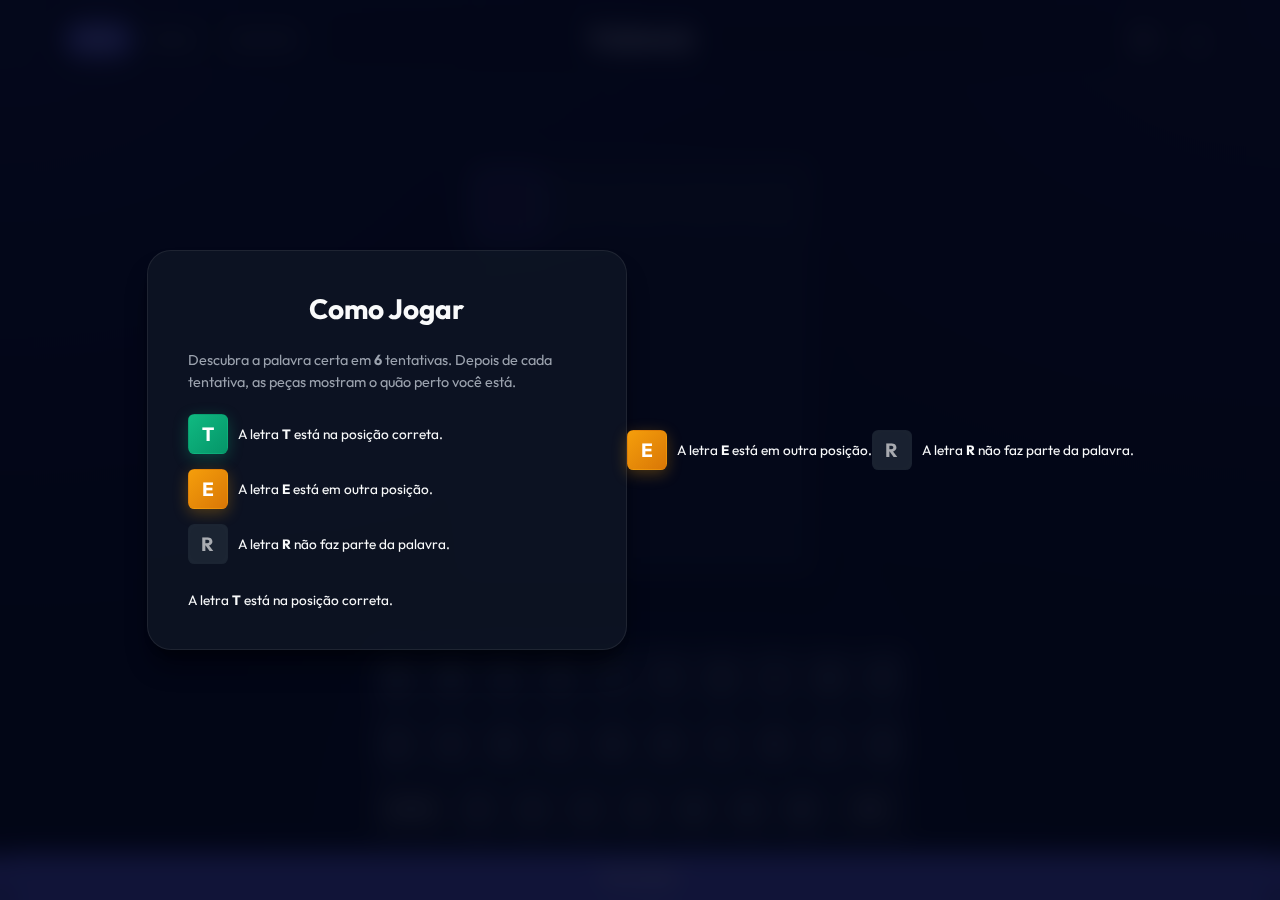
<file: index.html>
<!DOCTYPE html>
<html lang="pt-BR">
  <head>
    <meta charset="UTF-8" />
    <meta name="viewport" content="width=device-width, initial-scale=1.0" />
    <title>Termo Infinito</title>
    <meta
      name="description"
      content="Jogue o Termo Infinito, um clone premium do Wordle em português com palavras ilimitadas."
    />
    <script type="module" src="game.js"></script>
    <link rel="stylesheet" href="css/base.css" />
    <link rel="stylesheet" href="css/grid.css" />
    <link rel="stylesheet" href="css/keyboard.css" />
    <link rel="stylesheet" href="css/components.css" />
    <link rel="stylesheet" href="css/utils.css" />
  </head>
  <body>
    <div class="app-container">
      <header>
        <h1>TERMO</h1>
        <div class="header-actions">
          <button class="icon-button" id="btn-help-trigger" title="Como Jogar">
            <svg
              width="24"
              height="24"
              viewBox="0 0 24 24"
              fill="none"
              stroke="currentColor"
              stroke-width="2"
              stroke-linecap="round"
              stroke-linejoin="round"
            >
              <circle cx="12" cy="12" r="10"></circle>
              <path d="M9.09 9a3 3 0 0 1 5.83 1c0 2-3 3-3 3"></path>
              <line x1="12" y1="17" x2="12.01" y2="17"></line>
            </svg>
          </button>
          <button
            class="icon-button"
            id="btn-stats-trigger"
            title="Estatísticas"
          >
            <svg
              width="24"
              height="24"
              viewBox="0 0 24 24"
              fill="none"
              stroke="currentColor"
              stroke-width="2"
              stroke-linecap="round"
              stroke-linejoin="round"
            >
              <line x1="18" y1="20" x2="18" y2="10"></line>
              <line x1="12" y1="20" x2="12" y2="4"></line>
              <line x1="6" y1="20" x2="6" y2="14"></line>
            </svg>
          </button>
        </div>
      </header>

      <section class="game-controls">
        <nav class="mode-selector">
          <button
            class="btn btn-secondary active-mode"
            data-mode="1"
            id="mode-mono"
          >
            Solo
          </button>
          <button class="btn btn-secondary" data-mode="2" id="mode-duo">
            Dueto
          </button>
          <button class="btn btn-secondary" data-mode="4" id="mode-quartet">
            Quarteto
          </button>
        </nav>
      </section>

      <div id="boards-container" class="boards-container">
        <main id="grid" class="game-grid"></main>
      </div>
      <section id="keyboard" class="keyboard"></section>
    </div>

    <div id="toast" class="toast"></div>
    <div id="help-modal" class="modal-overlay">
        <div class="modal">
            <h2>Como Jogar</h2>
            <p style="font-size: 0.9rem; color: var(--text-muted); line-height: 1.5; margin-bottom: 20px;">
                Descubra a palavra certa em <b id="help-attempts">6</b> tentativas. Depois de cada tentativa, as peças mostram o quão perto você está.
            </p>
            <div style="display: flex; flex-direction: column; gap: 15px; margin-bottom: 25px;">
                <div style="display: flex; align-items: center; gap: 10px;">
                    <div class="tile correct" style="width: 40px; height: 40px; font-size: 1.2rem; cursor: default;">T</div>
                    <span style="font-size: 0.85rem;">A letra <b>T</b> está
                            na posição correta.</span>
                </div>
                <div style="display: flex; align-items: center; gap: 10px;">
                    <div class="tile present" style="width: 40px; height: 40px; font-size: 1.2rem; cursor: default;">E</div>
                    <span style="font-size: 0.85rem;">A letra <b>E</b> está
                            em outra posição.</span>
                </div>
                <div style="display: flex; align-items: center; gap: 10px;">
                    <div class="tile absent" style="width: 40px; height: 40px; font-size: 1.2rem; cursor: default;">R</div>
                    <span style="font-size: 0.85rem;">A letra <b>R</b> não
                            faz parte da palavra.</span>
                </div>
            </div>
            <span style="font-size: 0.85rem"
              >A letra <b>T</b> está na posição correta.</span
            >
          </div>
          <div style="display: flex; align-items: center; gap: 10px">
            <div
              class="tile present"
              style="
                width: 40px;
                height: 40px;
                font-size: 1.2rem;
                cursor: default;
              "
            >
              E
            </div>
            <span style="font-size: 0.85rem"
              >A letra <b>E</b> está em outra posição.</span
            >
          </div>
          <div style="display: flex; align-items: center; gap: 10px">
            <div
              class="tile absent"
              style="
                width: 40px;
                height: 40px;
                font-size: 1.2rem;
                cursor: default;
              "
            >
              R
            </div>
            <span style="font-size: 0.85rem"
              >A letra <b>R</b> não faz parte da palavra.</span
            >
          </div>
        </div>
        <button class="btn btn-primary" id="btn-close-help" style="width: 100%">
          Entendido!
        </button>
      </div>
    </div>

    <div id="stats-modal" class="modal-overlay">
        <div class="modal">
            <h2 id="stats-title">Estatísticas</h2>
            <div class="stats-container">
                <div class="stat-item">
                    <span class="stat-value" id="stat-played">0</span>
                    <span class="stat-label">Jogados</span>
                </div>
                <div class="stat-item">
                    <span class="stat-value" id="stat-wins">0%</span>
                    <span class="stat-label">Vitórias</span>
                </div>
                <div class="stat-item">
                    <span class="stat-value" id="stat-streak">0</span>
                    <span class="stat-label">Sequência</span>
                </div>
                <div class="stat-item">
                    <span class="stat-value" id="stat-max-streak">0</span>
                    <span class="stat-label">Melhor</span>
                </div>
            </div>
            <div class="action-buttons">
                <button class="btn btn-secondary" id="btn-close-stats">Fechar</button>
                <button class="btn btn-secondary" id="btn-share">Compartilhar</button>
                <button class="btn btn-primary" id="btn-new-game">Novo
                        Jogo</button>
            </div>
        </div>
        <div class="action-buttons">
          <button class="btn btn-secondary" id="btn-close-stats">Fechar</button>
          <button class="btn btn-secondary" id="btn-share">Compartilhar</button>
          <button class="btn btn-primary" id="btn-new-game">Novo Jogo</button>
        </div>
      </div>
    </div>
  </body>
</html>
</file>
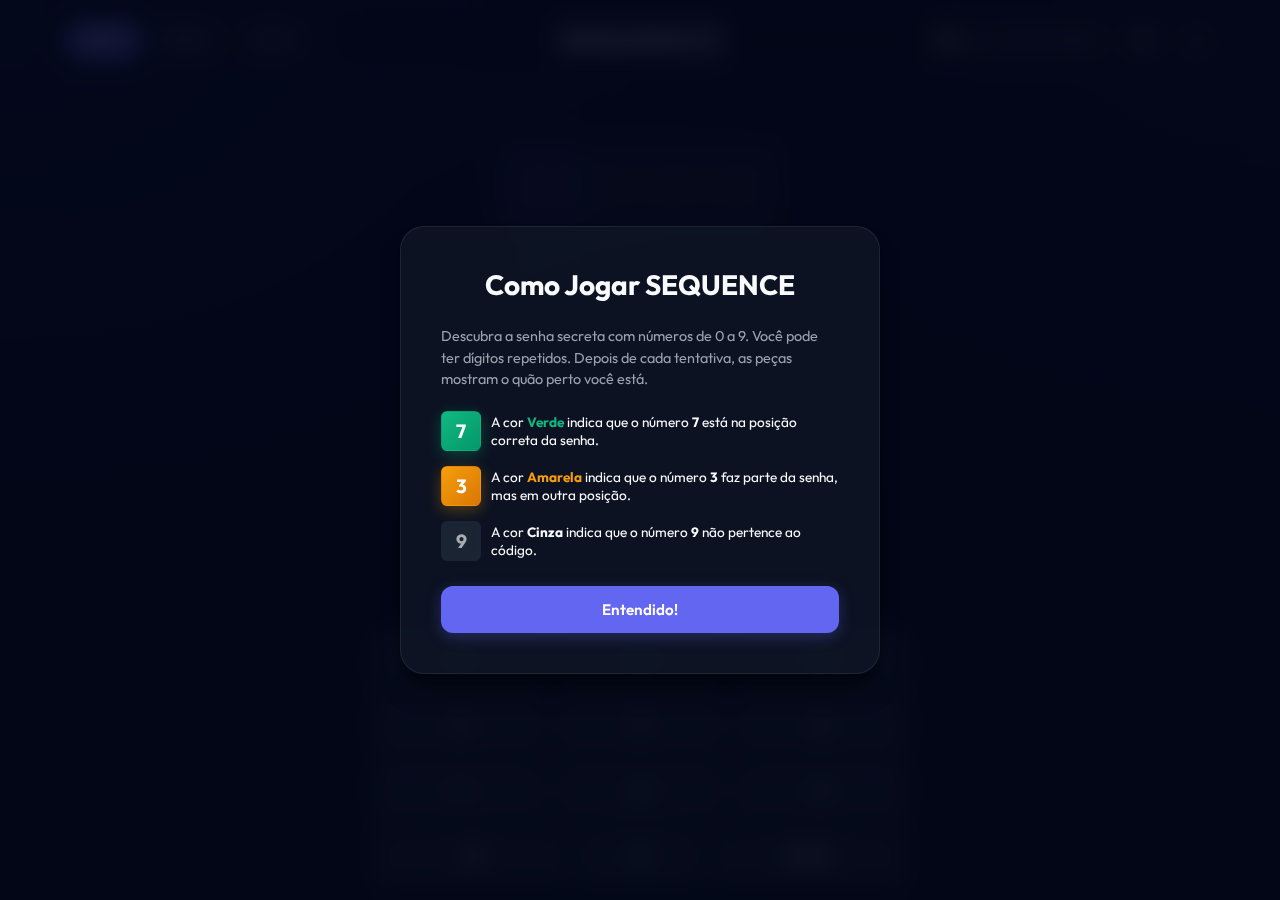
<file: code.html>
<!DOCTYPE html>
<html lang="pt-BR">
  <head>
    <meta charset="UTF-8" />
    <meta name="viewport" content="width=device-width, initial-scale=1.0" />
    <title>SEQUENCE</title>
    <link rel="icon" href="/assets/t.png" type="image/png">
    
    <link rel="stylesheet" href="css/base.css" />
    <link rel="stylesheet" href="css/grid.css" />
    <link rel="stylesheet" href="css/keyboard.css" />
    <link rel="stylesheet" href="css/components.css" />
    <link rel="stylesheet" href="css/utils.css" />
    <link rel="stylesheet" href="css/code.css" />
  </head>
  <body>
    <div class="app-container">
      <header>
        <h1>SEQUENCE</h1>
        <div class="header-actions">
          <button class="icon-button" onclick="window.location.href='index.html'" title="Jogar Termo">
            <svg width="24" height="24" viewBox="0 0 24 24" fill="none" stroke="currentColor" stroke-width="2" stroke-linecap="round" stroke-linejoin="round">
              <rect x="3" y="3" width="18" height="18" rx="2" ry="2"></rect>
              <line x1="3" y1="9" x2="21" y2="9"></line>
              <line x1="3" y1="15" x2="21" y2="15"></line>
              <line x1="9" y1="3" x2="9" y2="21"></line>
              <line x1="15" y1="3" x2="15" y2="21"></line>
            </svg>
            <span class="button-text">Jogar TERMO INFINITO</span>
          </button>
          <button class="icon-button" id="btn-help-trigger" title="Como Jogar">
            <svg width="24" height="24" viewBox="0 0 24 24" fill="none" stroke="currentColor" stroke-width="2" stroke-linecap="round" stroke-linejoin="round">
              <circle cx="12" cy="12" r="10"></circle>
              <path d="M9.09 9a3 3 0 0 1 5.83 1c0 2-3 3-3 3"></path>
              <line x1="12" y1="17" x2="12.01" y2="17"></line>
            </svg>
          </button>
          <button class="icon-button" id="btn-stats-trigger" title="Estatísticas">
            <svg width="24" height="24" viewBox="0 0 24 24" fill="none" stroke="currentColor" stroke-width="2" stroke-linecap="round" stroke-linejoin="round">
              <line x1="18" y1="20" x2="18" y2="10"></line>
              <line x1="12" y1="20" x2="12" y2="4"></line>
              <line x1="6" y1="20" x2="6" y2="14"></line>
            </svg>
          </button>
        </div>
      </header>

      <section class="game-controls">
        <nav class="mode-selector" id="difficulty-selector">
          <button class="btn btn-secondary active-mode diff-btn" data-attempts="6" data-digits="4" id="diff-easy">
            FÁCIL
          </button>
          <button class="btn btn-secondary diff-btn" data-attempts="8" data-digits="5" id="diff-medium">
            MÉDIO
          </button>
          <button class="btn btn-secondary diff-btn" data-attempts="6" data-digits="5" id="diff-hard">
            DIFÍCIL
          </button>
        </nav>
      </section>

      <div id="boards-container" class="boards-container">
        <main id="grid" class="game-grid"></main>
      </div>

      <div id="toast" class="toast"></div>

      <section id="keyboard" class="keyboard">
        <div class="keyboard-row">
          <button class="key num-key" data-key="1">1</button>
          <button class="key num-key" data-key="2">2</button>
          <button class="key num-key" data-key="3">3</button>
        </div>
        <div class="keyboard-row">
          <button class="key num-key" data-key="4">4</button>
          <button class="key num-key" data-key="5">5</button>
          <button class="key num-key" data-key="6">6</button>
        </div>
        <div class="keyboard-row">
          <button class="key num-key" data-key="7">7</button>
          <button class="key num-key" data-key="8">8</button>
          <button class="key num-key" data-key="9">9</button>
        </div>
        <div class="keyboard-row">
          <button class="key num-key large" data-key="del">
            <svg viewBox="0 0 24 24" style="width: 18px; height: 18px; fill: none; stroke: currentColor; stroke-width: 2; margin: 0 auto; display: block;">
              <path d="M21 4H8l-7 8 7 8h13a2 2 0 0 0 2-2V6a2 2 0 0 0-2-2z"></path>
              <line x1="18" y1="9" x2="12" y2="15"></line>
              <line x1="12" y1="9" x2="18" y2="15"></line>
            </svg>
          </button>
          <button class="key num-key" data-key="0">0</button>
          <button class="key num-key large" data-key="enter">ENTER</button>
        </div>
      </section>
    </div>

    <!-- Modals -->
    <div id="game-modal" class="modal-overlay">
      <div id="confetti-container" style="position: absolute; inset: 0; pointer-events: none; overflow: hidden; z-index: 10;"></div>
      <div class="modal" id="modal-content" style="z-index: 20;">
        <div class="modal-icon" id="modal-icon"></div>
        <h2 id="modal-title" style="font-size: 2.5rem; margin-bottom: 1rem;"></h2>
        
        <p id="modal-text" style="text-align: center; color: var(--text-muted); margin-bottom: 2rem; display: block;"></p>
        
        <div id="secret-reveal" style="display: none; margin-bottom: 2rem; text-align: center;">
          <p class="stat-label" style="margin-bottom: 0.5rem;">O Segredo Era</p>
          <div id="reveal-digits" style="display: flex; gap: 0.5rem; justify-content: center;"></div>
        </div>

        <div class="action-buttons">
          <button class="btn btn-primary" id="btn-new-mission" style="width: 100%; padding: 1rem;">
            Nova Missão
          </button>
        </div>
      </div>
    </div>

    <div id="help-modal" class="modal-overlay">
      <div class="modal">
          <h2>Como Jogar SEQUENCE</h2>
          <p style="font-size: 0.9rem; color: var(--text-muted); line-height: 1.5; margin-bottom: 20px;">
              Descubra a senha secreta com números de 0 a 9. Você pode ter dígitos repetidos. Depois de cada tentativa, as peças mostram o quão perto você está.
          </p>
          <div style="display: flex; flex-direction: column; gap: 15px; margin-bottom: 25px;">
              <div style="display: flex; align-items: center; gap: 10px;">
                  <div class="tile correct" style="min-width: 40px; width: 40px; height: 40px; font-size: 1.2rem; cursor: default; flex-shrink: 0;">7</div>
                  <span style="font-size: 0.85rem;">A cor <b style="color: var(--success);">Verde</b> indica que o número <b>7</b> está na posição correta da senha.</span>
              </div>
              <div style="display: flex; align-items: center; gap: 10px;">
                  <div class="tile present" style="min-width: 40px; width: 40px; height: 40px; font-size: 1.2rem; cursor: default; flex-shrink: 0;">3</div>
                  <span style="font-size: 0.85rem;">A cor <b style="color: var(--warning);">Amarela</b> indica que o número <b>3</b> faz parte da senha, mas em outra posição.</span>
              </div>
              <div style="display: flex; align-items: center; gap: 10px;">
                  <div class="tile absent" style="min-width: 40px; width: 40px; height: 40px; font-size: 1.2rem; cursor: default; flex-shrink: 0;">9</div>
                  <span style="font-size: 0.85rem;">A cor <b>Cinza</b> indica que o número <b>9</b> não pertence ao código.</span>
              </div>
          </div>
          <button class="btn btn-primary" id="btn-close-help" style="width: 100%">
            Entendido!
          </button>
      </div>
    </div>

    <div id="stats-modal" class="modal-overlay">
      <div class="modal">
          <h2>Estatísticas</h2>
          <div class="stats-container">
              <div class="stat-item">
                  <span class="stat-value" id="stat-played">0</span>
                  <span class="stat-label">Jogados</span>
              </div>
              <div class="stat-item">
                  <span class="stat-value" id="stat-wins">0%</span>
                  <span class="stat-label">Vitórias</span>
              </div>
              <div class="stat-item">
                  <span class="stat-value" id="stat-streak">0</span>
                  <span class="stat-label">Sequência</span>
              </div>
              <div class="stat-item">
                  <span class="stat-value" id="stat-max-streak">0</span>
                  <span class="stat-label">Melhor</span>
              </div>
          </div>
          <div class="action-buttons">
              <button class="btn btn-secondary" id="btn-close-stats">Fechar</button>
          </div>
      </div>
    </div>

    <script src="js/code.js"></script>
  </body>
</html>
</file>
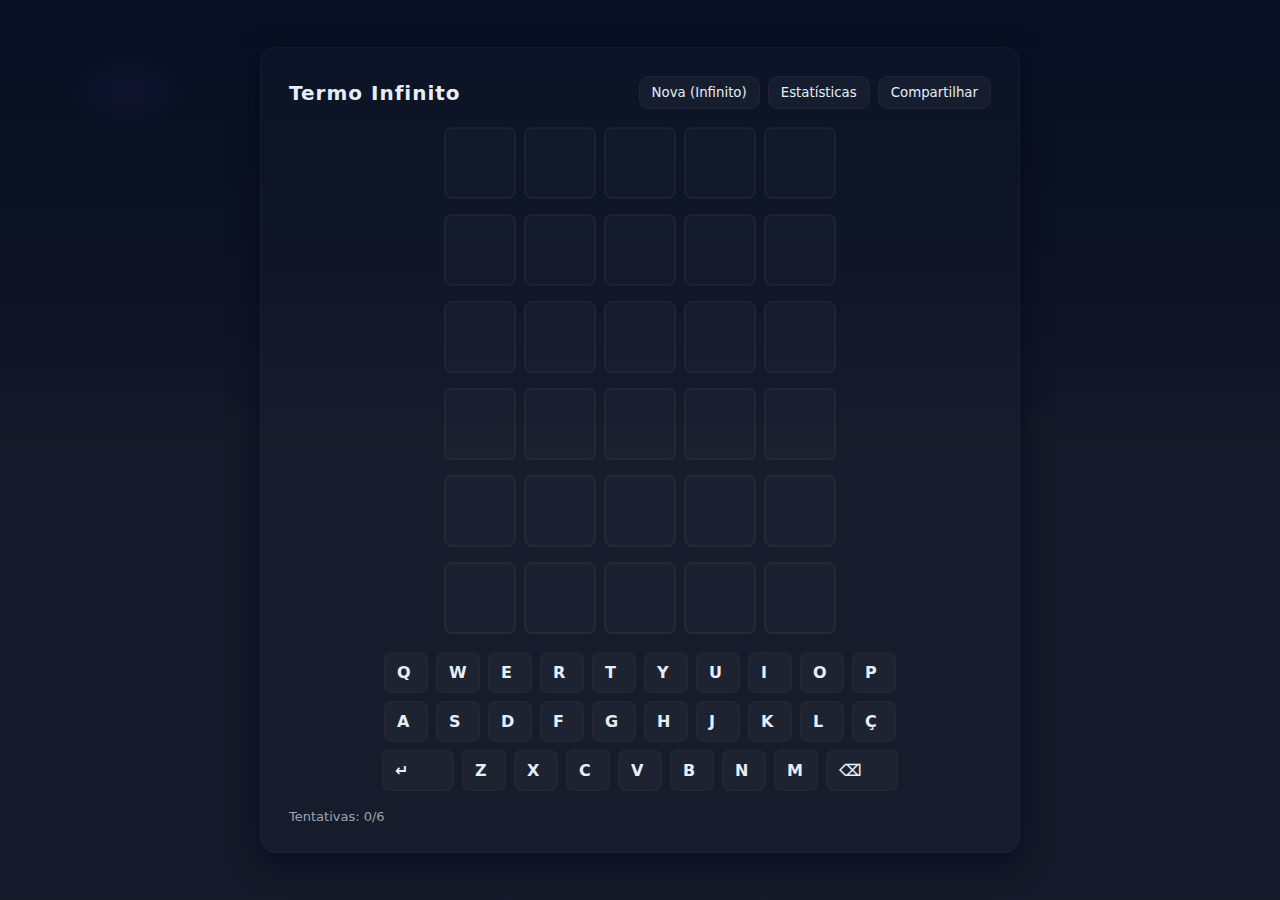
<file: termo.html>
<!DOCTYPE html>
<html lang="pt-BR">
  <head>
    <meta charset="utf-8" />
    <meta name="viewport" content="width=device-width,initial-scale=1" />
    <title>Termo Infinito — clone Wordle BR</title>
    <style>
      /* Reset e variáveis */
      :root {
        --bg: #0b1020cb;
        --card: #0f1724;
        --accent: #8b5cf6;
        --success: #16a34a;
        --present: #f59e0b;
        --absent: #131314;
        --text: #e6eef8;
        --muted: #9ca3af;
        --glass: rgba(255, 255, 255, 0.04);
        --radius: 12px;
        --transition: 200ms cubic-bezier(0.2, 0.9, 0.2, 1);
      }
      * {
        box-sizing: border-box;
        font-family: Inter, ui-sans-serif, system-ui, Segoe UI, Roboto,
          "Helvetica Neue", Arial;
      }
      html,
      body {
        height: 100%;
        margin: 0;
        background: radial-gradient(
            1200px 800px at 10% 10%,
            rgba(139, 92, 246, 0.06),
            transparent 5%
          ),
          linear-gradient(180deg, #071022 0%, var(--bg) 50%);
        color: var(--text);
      }
      .app {
        min-height: 100vh;
        display: flex;
        align-items: center;
        justify-content: center;
        padding: 32px;
      }

      /* Card principal */
      .card {
        width: 100%;
        max-width: 760px;
        background: linear-gradient(
          180deg,
          rgba(255, 255, 255, 0.02),
          rgba(255, 255, 255, 0.01)
        );
        border-radius: 16px;
        padding: 28px;
        box-shadow: 0 10px 30px rgba(2, 6, 23, 0.6);
        border: 1px solid rgba(255, 255, 255, 0.03);
        position: relative;
      }
      header {
        display: flex;
        justify-content: space-between;
        align-items: center;
        gap: 12px;
        margin-bottom: 18px;
      }
      h1 {
        font-size: 20px;
        margin: 0;
        letter-spacing: 1px;
      }
      .controls {
        display: flex;
        gap: 8px;
        align-items: center;
      }
      button.btn {
        background: var(--glass);
        color: var(--text);
        border: 1px solid rgba(255, 255, 255, 0.04);
        padding: 8px 12px;
        border-radius: 10px;
        cursor: pointer;
        transition: transform var(--transition), background var(--transition);
      }
      button.btn:active {
        transform: translateY(1px) scale(0.998);
      }

      /* Grid */
      .grid {
        width: 100%;
        max-width: 520px;
        margin: 0 auto 18px;
        display: grid;
        grid-template-rows: repeat(6, 1fr);
        gap: 15px;
        justify-content: center;
      }
      .row {
        display: grid;
        grid-template-columns: repeat(5, 1fr);
        gap: 8px;
        justify-items: center;
      }
      .tile {
        width: 72px;
        height: 72px;
        background: rgba(255, 255, 255, 0.02);
        border-radius: 8px;
        display: flex;
        align-items: center;
        justify-content: center;
        font-weight: 700;
        font-size: 26px;
        color: var(--text);
        text-transform: uppercase;
        user-select: none;
        transform-origin: center;
        transition: transform 120ms ease, background-color var(--transition),
          border-color var(--transition);
        border: 2px solid rgba(255, 255, 255, 0.04);
      }
      .tile.small {
        width: 58px;
        height: 58px;
        font-size: 20px;
      }

      /* Flip animation for reveal */
      .tile.flip {
        animation: flip 0.6s ease forwards;
      }
      @keyframes flip {
        0% {
          transform: rotateX(0);
        }
        50% {
          transform: rotateX(-90deg);
        }
        100% {
          transform: rotateX(0);
        }
      }

      /* Colors */
      .tile.correct {
        background: linear-gradient(180deg, var(--success), #059669);
        border-color: rgba(0, 0, 0, 0.2);
        color: #fff;
      }
      .tile.present {
        background: linear-gradient(180deg, var(--present), #d97706);
        border-color: rgba(0, 0, 0, 0.2);
        color: #fff;
      }
      .tile.absent {
        background: var(--absent);
        border-color: rgba(0, 0, 0, 0.2);
        color: #fff;
        opacity: 0.95;
      }

      /* Keyboard */
      .keyboard {
        display: flex;
        flex-direction: column;
        gap: 8px;
        align-items: center;
      }
      .kb-row {
        display: flex;
        gap: 8px;
      }
      .key {
        min-width: 44px;
        padding: 10px 12px;
        border-radius: 8px;
        background: rgba(255, 255, 255, 0.03);
        border: 1px solid rgba(255, 255, 255, 0.03);
        cursor: pointer;
        user-select: none;
        font-weight: 600;
        transition: transform var(--transition), background var(--transition);
      }
      .key.special {
        min-width: 72px;
      }
      .key.small {
        min-width: 38px;
        padding: 8px 6px;
      }
      .key:active {
        transform: translateY(1px);
      }
      .key.correct {
        background: var(--success);
        color: #fff;
      }
      .key.present {
        background: var(--present);
        color: #fff;
      }
      .key.absent {
        background: var(--absent);
        color: #fff;
      }

      /* Footer / stats */
      .footer {
        display: flex;
        gap: 12px;
        align-items: center;
        justify-content: space-between;
        margin-top: 18px;
        color: var(--muted);
        font-size: 13px;
      }

      /* Modal */
      .modal {
        position: fixed;
        inset: 0;
        display: flex;
        align-items: center;
        justify-content: center;
        background: rgba(2, 6, 23, 0.6);
        backdrop-filter: blur(4px);
        visibility: hidden;
        opacity: 0;
        transition: opacity 180ms;
      }
      .modal.open {
        visibility: visible;
        opacity: 1;
      }
      .modal .panel {
        width: min(560px, 92%);
        background: var(--card);
        padding: 18px;
        border-radius: 12px;
        color: var(--text);
      }

      /* Tiny responsive */
      @media (max-width: 640px) {
        .tile {
          width: 56px;
          height: 56px;
          font-size: 20px;
        }
        .tile.small {
          width: 44px;
          height: 44px;
          font-size: 16px;
        }
        .key {
          min-width: 36px;
          padding: 8px 10px;
        }
      }

      /* subtle pulse on success */
      .win-banner {
        position: absolute;
        right: 22px;
        top: 22px;
        background: linear-gradient(90deg, var(--accent), #7c3aed);
        padding: 8px 12px;
        border-radius: 8px;
        color: #fff;
        font-weight: 700;
        box-shadow: 0 6px 18px rgba(124, 58, 237, 0.18);
      }
    </style>
  </head>
  <body>
    <div class="app">
      <main class="card" role="application" aria-label="Termo Infinito">
        <header>
          <h1>Termo Infinito</h1>
          <div class="controls">
            <button class="btn" id="btn-new">Nova (Infinito)</button>
            <button class="btn" id="btn-stats">Estatísticas</button>
            <button class="btn" id="btn-share">Compartilhar</button>
          </div>
        </header>

        <section id="board" aria-hidden="false">
          <div class="grid" id="grid" aria-live="polite"></div>
        </section>

        <nav class="keyboard" aria-hidden="false" id="keyboard"></nav>

        <div class="footer">
          <div id="info">Tentativas: <span id="attempt">0</span>/6</div>
          <div id="message" role="status" aria-live="polite"></div>
        </div>

        <div id="winBanner" class="win-banner" style="display: none">
          Vitória! 🎉
        </div>
      </main>
    </div>

    <!-- Modal estatísticas -->
    <div
      id="modal"
      class="modal"
      role="dialog"
      aria-modal="true"
      aria-hidden="true"
    >
      <div class="panel" role="document">
        <h3>Estatísticas</h3>
        <div id="statsContent" style="margin-top: 12px"></div>
        <div
          style="
            display: flex;
            gap: 8px;
            justify-content: flex-end;
            margin-top: 12px;
          "
        >
          <button class="btn" id="btn-reset">Resetar</button>
          <button class="btn" id="btn-close">Fechar</button>
        </div>
      </div>
    </div>

    <script type="module">
      import { WORDS } from "./palavras.js";

      let palavra = WORDS;

      /* ====== Utilitários leves ====== */
      const qs = (s) => document.querySelector(s);
      const qsa = (s) => Array.from(document.querySelectorAll(s));

      /* ====== Estado do jogo ====== */
      const STATE = {
        rows: 6,
        cols: 5,
        grid: [], // matriz de letras
        currentRow: 0,
        currentCol: 0,
        target: "",
        acceptWords: new Set(palavra), // validação simples com a mesma lista
        status: "playing", // playing | won | lost
      };

      /* ====== Elementos DOM ====== */
      const gridEl = qs("#grid");
      const keyboardEl = qs("#keyboard");
      const btnNew = qs("#btn-new");
      const btnStats = qs("#btn-stats");
      const modal = qs("#modal");
      const btnClose = qs("#btn-close");
      const btnReset = qs("#btn-reset");
      const statsContent = qs("#statsContent");
      const messageEl = qs("#message");
      const attemptEl = qs("#attempt");
      const btnShare = qs("#btn-share");
      const winBanner = qs("#winBanner");

      /* ====== Estatísticas em localStorage ====== */
      const STATS_KEY = "termo_infinito_stats_v1";
      const defaultStats = {
        played: 0,
        wins: 0,
        currentStreak: 0,
        maxStreak: 0,
        distribution: {},
      };
      function loadStats() {
        try {
          return JSON.parse(localStorage.getItem(STATS_KEY)) || defaultStats;
        } catch (e) {
          return defaultStats;
        }
      }
      function saveStats(s) {
        localStorage.setItem(STATS_KEY, JSON.stringify(s));
      }

      /* ====== Inicialização do board visual e estado ====== */
      function buildGridDOM() {
        gridEl.innerHTML = "";
        STATE.grid = Array.from({ length: STATE.rows }, () =>
          Array.from({ length: STATE.cols }, () => "")
        );
        for (let r = 0; r < STATE.rows; r++) {
          const row = document.createElement("div");
          row.className = "row";
          for (let c = 0; c < STATE.cols; c++) {
            const t = document.createElement("div");
            t.className = "tile";
            t.setAttribute("data-row", r);
            t.setAttribute("data-col", c);
            row.appendChild(t);
          }
          gridEl.appendChild(row);
        }
        attemptEl.textContent = STATE.currentRow;
      }

      /* ====== Teclado na tela ====== */
      const KEY_LAYOUT = ["QWERTYUIOP", "ASDFGHJKLÇ", "↵ZXCVBNM⌫"];
      function buildKeyboard() {
        keyboardEl.innerHTML = "";
        for (const line of KEY_LAYOUT) {
          const row = document.createElement("div");
          row.className = "kb-row";
          for (const ch of line) {
            const key = document.createElement("div");
            key.className = "key";
            key.textContent = ch;
            if (ch === "↵" || ch === "⌫") key.classList.add("special");
            key.addEventListener("click", () => handleVirtualKey(ch));
            row.appendChild(key);
          }
          keyboardEl.appendChild(row);
        }
      }

      /* ====== Escolha aleatória da palavra alvo ====== */
      function pickWord() {
        const idx = Math.floor(Math.random() * palavra.length);
        return WORDS[idx];
      }

      /* ====== Atualiza visual do tile (letras imputadas) ====== */
      function renderGrid() {
        for (let r = 0; r < STATE.rows; r++) {
          for (let c = 0; c < STATE.cols; c++) {
            const tile = gridEl.querySelector(
              `.tile[data-row="${r}"][data-col="${c}"]`
            );
            tile.textContent = STATE.grid[r][c] || "";
            tile.classList.toggle("small", window.innerWidth < 420);
          }
        }
        attemptEl.textContent = STATE.currentRow;
      }

      /* ====== Entrada de teclado físico ====== */
      window.addEventListener("keydown", (e) => {
        if (
          document.activeElement &&
          (document.activeElement.tagName === "INPUT" ||
            document.activeElement.tagName === "TEXTAREA")
        )
          return;

        const k = e.key;

        if (k === "Enter") return handleEnter();
        if (k === "Backspace") return handleBackspace();

        // aceita qualquer letra Unicode (com ou sem acento)
        if (/^\p{Letter}$/u.test(k)) {
          return handleLetter(k.toUpperCase());
        }
      });

      /* ====== Tratadores de entrada virtual ====== */
      function handleVirtualKey(ch) {
        if (ch === "⌫") return handleBackspace();
        if (ch === "↵") return handleEnter();
        handleLetter(ch);
      }

      /* ====== Inserir letra ====== */
      function handleLetter(letter) {
        if (STATE.status !== "playing") return;
        if (STATE.currentCol >= STATE.cols) return;
        STATE.grid[STATE.currentRow][STATE.currentCol] = letter;
        STATE.currentCol++;
        renderGrid();
      }

      /* ====== Apagar letra ====== */
      function handleBackspace() {
        if (STATE.status !== "playing") {
          // se jogo terminou, nova partida
          return;
        }
        if (STATE.currentCol === 0) return;
        STATE.currentCol--;
        STATE.grid[STATE.currentRow][STATE.currentCol] = "";
        renderGrid();
      }

      /* ====== Submeter palpite ====== */
      function handleEnter() {
        if (STATE.status !== "playing") return;
        if (STATE.currentCol !== STATE.cols) {
          showMessage("Palavra incompleta");
          shakeRow(STATE.currentRow);
          return;
        }
        const guess = STATE.grid[STATE.currentRow].join("").toUpperCase();
        if (!STATE.acceptWords.has(guess)) {
          showMessage("Palavra não encontrada");
          shakeRow(STATE.currentRow);
          return;
        }
        revealRow(guess, STATE.currentRow);
      }

      /* ====== Animação de shake se inválido ====== */
      function shakeRow(row) {
        const tiles = Array.from(
          gridEl.querySelectorAll(`.tile[data-row="${row}"]`)
        );
        tiles.forEach((t, i) => {
          t.animate(
            [
              { transform: "translateX(0)" },
              { transform: "translateX(-8px)" },
              { transform: "translateX(8px)" },
              { transform: "translateX(0)" },
            ],
            { duration: 400, delay: i * 30 }
          );
        });
      }

      /* ====== Revela letras com animação e atualiza teclado ====== */
      function revealRow(guess, row) {
        const target = STATE.target;
        const result = Array(STATE.cols).fill("absent");
        const targetLetters = target.split("");

        // Marca verdes (correct)
        for (let i = 0; i < STATE.cols; i++) {
          if (guess[i] === target[i]) {
            result[i] = "correct";
            targetLetters[i] = null;
          }
        }
        // Marca amarelos (present)
        for (let i = 0; i < STATE.cols; i++) {
          if (result[i] === "correct") continue;
          const idx = targetLetters.indexOf(guess[i]);
          if (idx !== -1) {
            result[i] = "present";
            targetLetters[idx] = null;
          }
        }

        // Aplica flip com delay
        for (let i = 0; i < STATE.cols; i++) {
          const tile = gridEl.querySelector(
            `.tile[data-row="${row}"][data-col="${i}"]`
          );
          setTimeout(() => {
            tile.classList.add("flip");
            setTimeout(() => {
              tile.classList.remove("flip");
              tile.classList.add(result[i]);
              // marca tecla
              markKey(guess[i], result[i]);
            }, 300);
          }, i * 180);
        }

        // Verifica vitória/derrota depois das animações
        setTimeout(() => {
          const won = result.every((r) => r === "correct");
          if (won) {
            STATE.status = "won";
            onGameEnd(true);
          } else {
            STATE.currentRow++;
            STATE.currentCol = 0;
            if (STATE.currentRow >= STATE.rows) {
              STATE.status = "lost";
              onGameEnd(false);
            }
          }
          renderGrid();
        }, STATE.cols * 180 + 350);
      }

      /* ====== Marca teclas com as cores melhores (priority correct > present > absent) ====== */
      function markKey(letter, status) {
        const keys = Array.from(qsa(".key")).filter(
          (k) => k.textContent === letter
        );
        keys.forEach((k) => {
          if (k.classList.contains("correct")) return;
          if (k.classList.contains("present") && status === "absent") return;
          k.classList.remove("absent", "present", "correct");
          k.classList.add(status);
        });
      }

      /* ====== Mensagens temporárias ====== */
      let msgTimer = null;
      function showMessage(txt, time = 1800) {
        clearTimeout(msgTimer);
        messageEl.textContent = txt;
        msgTimer = setTimeout(() => (messageEl.textContent = ""), time);
      }

      /* ====== Encerramento de jogo e estatísticas ====== */
      function onGameEnd(won) {
        const stats = loadStats();
        stats.played = (stats.played || 0) + 1;
        if (won) {
          stats.wins = (stats.wins || 0) + 1;
          stats.currentStreak = (stats.currentStreak || 0) + 1;
          stats.maxStreak = Math.max(
            stats.maxStreak || 0,
            stats.currentStreak || 0
          );
          // distribuição simples: baseada em tentativa atual (1-based)
          const used = STATE.currentRow + 1;
          stats.distribution[used] = (stats.distribution[used] || 0) + 1;
          winBanner.style.display = "block";
          setTimeout(() => {
            winBanner.style.display = "none";
          }, 1800);
        } else {
          stats.currentStreak = 0;
          // registra derrota em distribuição como 0 ou 7 (opcional) - aqui não conta
        }
        saveStats(stats);
        // mostra mensagem e após 1.5s inicia nova palavra automaticamente (infinito)
        showMessage(
          won
            ? `Você acertou em ${
                STATE.currentRow + 1
              } tentativa(s)! Iniciando próxima...`
            : `Acabou! Palavra: ${STATE.target}. Iniciando próxima...`,
          2200
        );
        setTimeout(() => newGame(), 2200);
      }

      /* ====== Nova partida ====== */
      function newGame() {
        // limpa teclado
        qsa(".key").forEach((k) =>
          k.classList.remove("correct", "present", "absent")
        );
        STATE.target = pickWord();
        STATE.currentRow = 0;
        STATE.currentCol = 0;
        STATE.status = "playing";
        buildGridDOM();
        renderGrid();
        console.log("Target (debug):", STATE.target); // remover em produção
      }

      /* ====== Estatísticas UI ====== */
      function openStats() {
        const s = loadStats();
        statsContent.innerHTML = `
        <div>Jogos: ${s.played || 0}</div>
        <div>Vitórias: ${s.wins || 0}</div>
        <div>Streak atual: ${s.currentStreak || 0}</div>
        <div>Maior streak: ${s.maxStreak || 0}</div>
        <div style="margin-top:8px">Distribuição:</div>
        <div style="display:flex;flex-direction:column;gap:4px;margin-top:6px">
        ${[1, 2, 3, 4, 5, 6]
          .map((i) => `<div>${i}: ${s.distribution?.[i] || 0}</div>`)
          .join("")}
        </div>
      `;
        modal.classList.add("open");
        modal.setAttribute("aria-hidden", "false");
      }

      /* ====== Reset estatísticas ====== */
      function resetStats() {
        saveStats(defaultStats);
        openStats();
      }

      /* ====== Compartilhar resultado como emoji grid ====== */
      function shareResult() {
        const stats = loadStats();
        const lines = [];
        lines.push(`Termo Infinito — joguei #${stats.played || 0}`);
        // monta últimos N rows: não temos histórico detalhado por jogo simples; gerar placeholder
        // Em vez disso, compartilha vitória/derrota e tentativa atual se terminou
        lines.push(`Palavra: ${STATE.status === "won" ? "Acertou" : "—"}`);
        // como alternativa, criamos grid simples com cores do jogo atual (parcial)
        for (let r = 0; r < STATE.rows; r++) {
          const tiles = Array.from(
            gridEl.querySelectorAll(`.tile[data-row="${r}"]`)
          );
          if (tiles.every((t) => t.textContent === "")) break;
          const row = tiles
            .map((t) => {
              if (t.classList.contains("correct")) return "🟩";
              if (t.classList.contains("present")) return "🟨";
              if (t.classList.contains("absent")) return "⬛";
              return "⬜";
            })
            .join("");
          lines.push(row);
        }
        const payload = lines.join("\n");
        // tenta usar Web Share API ou copia para clipboard
        if (navigator.share) {
          navigator
            .share({ text: payload })
            .catch(() =>
              navigator.clipboard
                .writeText(payload)
                .then(() => showMessage("Resultado copiado!"))
            );
        } else {
          navigator.clipboard
            .writeText(payload)
            .then(() => showMessage("Resultado copiado!"));
        }
      }

      /* ====== Bindings de botões ====== */
      btnNew.addEventListener("click", () => newGame());
      btnStats.addEventListener("click", () => openStats());
      btnClose.addEventListener("click", () => {
        modal.classList.remove("open");
        modal.setAttribute("aria-hidden", "true");
      });
      btnReset.addEventListener("click", () => {
        if (confirm("Resetar estatísticas?")) resetStats();
      });
      btnShare.addEventListener("click", () => shareResult());

      /* ====== Setup inicial ====== */
      function init() {
        buildKeyboard();
        buildGridDOM();
        newGame();
      }

      init();
    </script>
  </body>
</html>
</file>
<file: css/base.css>
@import url("https://fonts.googleapis.com/css2?family=Outfit:wght@400;600;700&display=swap");

:root {
  --bg: #030712;
  --card-bg: rgba(17, 24, 39, 0.7);
  --border: rgba(255, 255, 255, 0.08);
  --text: #f9fafb;
  --text-muted: #9ca3af;
  --primary: #6366f1;
  --primary-glow: rgba(99, 102, 241, 0.3);
  --success: #10b981;
  --warning: #f59e0b;
  --error: #f43f5e;
  --absent: #1f2937;
  --key-bg: #1f2937;
  --radius-lg: 1.5rem;
  --radius-md: 0.75rem;
  --shadow-xl: 0 1.25rem 1.5rem -0.3rem rgba(0, 0, 0, 0.4),
    0 0.5rem 0.6rem -0.4rem rgba(0, 0, 0, 0.2);
  --glass-border: rgba(255, 255, 255, 0.12);
}

* {
  margin: 0;
  padding: 0;
  box-sizing: border-box;
  font-family: "Outfit", sans-serif;
  -webkit-tap-highlight-color: transparent;
}

html,
body {
  height: 100%;
  height: 100dvh;
  overflow: hidden;
  position: fixed;
  width: 100%;
}

body {
  background: var(--bg);
  background-image: radial-gradient(
      at 0% 0%,
      rgba(99, 102, 241, 0.15) 0px,
      transparent 50%
    ),
    radial-gradient(at 100% 0%, rgba(139, 92, 246, 0.1) 0px, transparent 50%),
    radial-gradient(at 50% 100%, rgba(16, 185, 129, 0.05) 0px, transparent 50%);
  color: var(--text);
  display: flex;
  flex-direction: column;
  align-items: center;
  justify-content: flex-start;
  /* Melhora o scroll nos modais e containers */
  -webkit-overflow-scrolling: touch;
}

/* Base adjustment for ultra-wide or large screens */
@media (min-width: 1440px) {
  :root {
    font-size: 18px;
  }
}

/* Tablet and small desktops */
@media (max-width: 1024px) {
  :root {
    font-size: 15px;
  }
}

/* Mobile adjustments */
@media (max-width: 480px) {
  :root {
    font-size: 14px;
  }
}
</file>
<file: css/grid.css>
/* ============================================================
   BOARDS CONTAINER - base layout
   ============================================================ */
.boards-container {
  display: flex;
  flex-wrap: wrap;
  gap: clamp(0.5rem, 1.5vw, 1.5rem);
  justify-content: center;
  align-content: center;
  width: 100%;
  margin: 0 auto;
  padding: 1rem 1vw 0.5rem;   /* top padding: breathing room from header */
  flex: 1;
  overflow-y: auto;
  scrollbar-width: thin;
  scrollbar-color: var(--primary) transparent;
}

.boards-container::-webkit-scrollbar {
  width: 0.25rem;
}

.boards-container::-webkit-scrollbar-thumb {
  background: var(--primary);
  border-radius: 0.625rem;
}

/* ============================================================
   GAME GRID (individual board card)
   ============================================================ */
.game-grid {
  display: grid;
  grid-template-rows: repeat(var(--rows, 6), 1fr);
  gap: clamp(0.25rem, 0.6vh, 0.45rem);
  width: min-content;
  padding: clamp(0.6rem, 1.2vh, 1rem);
  background: var(--card-bg);
  border-radius: 1.2vh;
  border: 0.1vw solid var(--glass-border);
  backdrop-filter: blur(2vh);
  box-shadow: var(--shadow-xl);
  transition: all 0.5s cubic-bezier(0.4, 0, 0.2, 1);
}

.game-grid.solved {
  opacity: 0.4;
  filter: grayscale(0.5) blur(0.0625rem);
  transform: scale(0.96);
  pointer-events: none;
}

/* ============================================================
   GRID ROW
   ============================================================ */
.grid-row {
  display: grid;
  grid-template-columns: repeat(5, 1fr);
  gap: clamp(0.2rem, 0.4vw, 0.375rem);
  opacity: 0.3;
  transition: all 0.4s cubic-bezier(0.4, 0, 0.2, 1);
}

.grid-row.current,
.grid-row.past {
  opacity: 1;
}

/* ============================================================
   TILE - base (Solo mode)
   ============================================================ */
.tile {
  --tile-size: clamp(2.5rem, 7vh, 3.8rem);
  width: var(--tile-size);
  height: var(--tile-size);
  border: 0.15vh solid var(--border);
  background: rgba(31, 41, 55, 0.4);
  border-radius: 0.7vh;
  display: flex;
  align-items: center;
  justify-content: center;
  font-size: calc(var(--tile-size) * 0.45);
  font-weight: 700;
  text-transform: uppercase;
  user-select: none;
  transition: all 0.25s cubic-bezier(0.4, 0, 0.2, 1);
  cursor: pointer;
  color: var(--text);
  position: relative;
  box-shadow: inset 0 0 1vh rgba(255, 255, 255, 0.02);
}

.tile.active {
  border-color: var(--primary);
  background-color: rgba(139, 92, 246, 0.15);
  box-shadow: 0 0 1.25rem var(--primary-glow);
  transform: scale(1.05);
  z-index: 1;
}

.tile[data-state="toggled"] {
  border-color: var(--text-muted);
  transform: scale(1.1);
}

.tile.correct {
  background: linear-gradient(135deg, var(--success), #059669) !important;
  border-color: transparent !important;
  color: white !important;
  box-shadow: 0 0.25rem 0.9rem rgba(16, 185, 129, 0.3);
}

.tile.present {
  background: linear-gradient(135deg, var(--warning), #d97706) !important;
  border-color: transparent !important;
  color: white !important;
  box-shadow: 0 0.25rem 0.9rem rgba(245, 158, 11, 0.3);
}

.tile.absent {
  background-color: var(--absent) !important;
  border-color: transparent !important;
  color: rgba(255, 255, 255, 0.8) !important;
  opacity: 0.8;
}

/* ============================================================
   MODE: DUO  (7 rows, 2 boards side-by-side)
   .mode-duo is added directly ON .boards-container by JS
   ============================================================ */
.boards-container.mode-duo .tile {
  --tile-size: clamp(2rem, 5.5vh, 3rem);
}

/* ============================================================
   MODE: QUARTET  (9 rows, 4 boards)
   .mode-quartet is added directly ON .boards-container by JS.

   DESKTOP (≥ 900px):  4 boards side by side in ONE row
     Available height on 1080p screen:
       ~1080 - 60(header) - 50(nav) - 160(kbd) - padding ≈ 780px for boards
       9 rows + 8 gaps(4px) + 2×pad(10px) ≤ 780 → tile ≤ ~78px → cap at 3vh
       3vh on 1080 = 32.4px — fits comfortably

     Available width per board on 1920px:
       (1920 - 4×gaps - padding) / 4 ≈ 450px per board
       5 tiles + 4 gaps(5px) + 2×pad(15px) = 5t + 50 ≤ 450 → t ≤ 80px
       → no width constraint; height drives tile size

   TABLET (< 900px):   2×2 grid
   MOBILE (< 650px):   2×2 tighter
   TINY   (< 340px):   1 column
   ============================================================ */

/* --- Quartet DESKTOP: 4 in a row ----------------------------- */
.boards-container.mode-quartet {
  flex-direction: row;
  flex-wrap: nowrap;
  align-items: center;
  justify-content: center;
  gap: clamp(0.5rem, 1.2vw, 1.2rem);
  padding: 1rem 0.5rem 0.5rem;
}

.boards-container.mode-quartet .tile {
  /*
    Drive by vh (height) since that's the tighter constraint when 4 are
    in a row.  3vh on 1080p ≈ 32px — 9 rows × 32 + gaps + padding < 780px ✓
    Clamp min so it never gets too tiny on short screens.
  */
  --tile-size: clamp(1.6rem, 3.3vh, 2.6rem);
  border-radius: 0.4rem;
  border-width: 0.05rem;
}

.boards-container.mode-quartet .game-grid {
  padding: clamp(0.4rem, 0.8vh, 0.85rem);
  gap: clamp(0.2rem, 0.4vh, 0.4rem);
  border-radius: 0.9rem;
}

/* ============================================================
   RESPONSIVE BREAKPOINTS
   ============================================================ */

/* --- Tablets portrait (≤ 900px): switch quartet to 2×2 ------- */
@media (max-width: 900px) {

  /* Solo: column */
  .boards-container {
    flex-direction: column;
    justify-content: flex-start;
    align-items: center;
    overflow-y: auto;
    padding-top: 0.75rem;
  }

  /* Duo: side-by-side */
  .boards-container.mode-duo {
    flex-direction: row;
    flex-wrap: wrap;
    justify-content: center;
  }

  /* Quartet → 2×2 grid on tablet */
  .boards-container.mode-quartet {
    display: grid;
    grid-template-columns: 1fr 1fr;
    flex-direction: unset;   /* cancel desktop flex */
    flex-wrap: unset;
    align-items: start;
    justify-items: center;
    gap: 0.75rem;
    padding: 0.75rem 0.5rem 0.5rem;
  }

  .boards-container.mode-quartet .tile {
    --tile-size: clamp(1.3rem, min(3vh, 4vw), 2.4rem);
  }

  .boards-container.mode-quartet .game-grid {
    padding: clamp(0.4rem, 1vw, 0.75rem);
    gap: clamp(0.18rem, 0.5vh, 0.38rem);
  }
}

/* --- Large phones portrait (≤ 650px) ------------------------- */
@media (max-width: 650px) {
  .boards-container {
    flex-direction: column;
    padding-top: 0.5rem;
  }

  .boards-container.mode-duo {
    flex-direction: column;
    align-items: center;
  }

  /* Quartet: tight 2-column grid */
  .boards-container.mode-quartet {
    gap: 0.4rem;
    padding: 0.5rem 0.25rem 0.25rem;
  }

  .boards-container.mode-quartet .tile {
    --tile-size: clamp(1.1rem, min(8vw, 3.8vh), 2rem);
  }

  .boards-container.mode-quartet .game-grid {
    padding: clamp(0.25rem, 1vw, 0.5rem);
    gap: clamp(0.14rem, 0.5vw, 0.3rem);
    border-radius: 0.7rem;
  }
}

/* --- Small phones (≤ 420px) ---------------------------------- */
@media (max-width: 420px) {
  .boards-container.mode-quartet {
    gap: 0.25rem;
    padding: 0.4rem 0.2rem 0.2rem;
  }

  .boards-container.mode-quartet .tile {
    --tile-size: clamp(1rem, min(7.5vw, 3.5vh), 1.8rem);
  }

  .boards-container.mode-quartet .game-grid {
    padding: 0.25rem;
    gap: 0.13rem;
    border-radius: 0.6rem;
  }

  /* Solo generic tile */
  .tile {
    --tile-size: clamp(2.25rem, 11vw, 3.25rem);
    border-radius: 0.5rem;
  }
}

/* --- Very small phones (≤ 340px): 1 column ------------------- */
@media (max-width: 340px) {
  .boards-container.mode-quartet {
    grid-template-columns: 1fr !important;
  }

  .boards-container.mode-quartet .tile {
    --tile-size: clamp(1.75rem, 14vw, 2.5rem);
  }
}

/* --- Landscape mobile (height ≤ 500px) ----------------------- */
@media (max-height: 500px) and (orientation: landscape) {
  .boards-container {
    flex-direction: row;
    align-items: flex-start;
    padding: 0.2rem;
    gap: 0.4rem;
    overflow-x: auto;
    overflow-y: hidden;
  }

  /* Quartet in landscape: 4 in a row with tiny tiles */
  .boards-container.mode-quartet {
    flex-direction: row;
    flex-wrap: nowrap;
    display: flex;
    align-items: center;
    gap: 0.3rem;
  }

  .tile {
    --tile-size: clamp(1.2rem, 10vh, 1.8rem);
  }

  .boards-container.mode-quartet .tile {
    --tile-size: clamp(0.9rem, 7.5vh, 1.5rem);
  }

  header {
    padding: 0.15rem 0;
  }
}

/* --- Tall narrow phones (h ≥ 800px, w ≤ 430px) --------------- */
@media (min-height: 800px) and (max-width: 430px) {
  .boards-container.mode-quartet {
    gap: 0.5rem;
  }

  .boards-container.mode-quartet .tile {
    --tile-size: clamp(1.15rem, min(8vw, 4vh), 2rem);
  }
}

/* --- Large desktop screens (h ≥ 800px, w ≥ 431px) ------------ */
@media (min-height: 800px) and (min-width: 431px) {
  .boards-container {
    padding-top: 1.5rem;
  }

  .keyboard {
    margin-bottom: 0.75rem;
  }
}
</file>
<file: css/keyboard.css>
.keyboard {
  display: flex;
  flex-direction: column;
  gap: 0.8vh;
  width: 98%;
  max-width: 35rem;
  margin: 0.5vh auto;
  padding: 0 1vw;
  user-select: none;
}

.keyboard-row {
  display: flex;
  justify-content: center;
  gap: 0.375rem;
  width: 100%;
}

.key {
  background-color: var(--key-bg);
  border: 0.1vh solid var(--border);
  border-radius: 0.8vh;
  color: var(--text);
  height: clamp(2.5rem, 6.5vh, 4rem);
  font-size: clamp(0.7rem, 3.5vw, 1rem);
  font-weight: 600;
  cursor: pointer;
  transition: all 0.2s cubic-bezier(0.4, 0, 0.2, 1);
  display: flex;
  align-items: center;
  justify-content: center;
  flex: 1;
  user-select: none;
  box-shadow: 0 0.2vh 0.4vh rgba(0, 0, 0, 0.1);
}

.key:hover {
  background-color: #2d3748;
  transform: translateY(-0.125rem);
  border-color: rgba(255, 255, 255, 0.2);
}

.key:active {
  transform: translateY(0) scale(0.96);
  background-color: #1a202c;
}

.key.large {
  flex: 1.6;
  font-size: 0.85rem;
  text-transform: uppercase;
  background-color: rgba(255, 255, 255, 0.1);
}

.key.correct {
  background-color: var(--success);
  border-color: var(--success);
  color: white;
}

.key.present {
  background-color: var(--warning);
  border-color: var(--warning);
  color: white;
}

.key.absent {
  background-color: var(--absent);
  opacity: 0.4;
  border-color: transparent;
}

@media (max-width: 30rem) {
  .keyboard {
    gap: 0.3125rem;
    padding: 0 0.25rem;
    max-width: 100%;
  }
  .keyboard-row {
    gap: 0.25rem;
  }
  .key {
    height: clamp(2.625rem, 8vh, 3.25rem);
    font-size: 0.85rem;
  }
  .key.large {
    font-size: 0.75rem;
    flex: 1.5;
  }
}
</file>
<file: css/components.css>
.modal-overlay {
  position: fixed;
  inset: 0;
  background: rgba(2, 6, 23, 0.85);
  backdrop-filter: blur(12px);
  display: flex;
  align-items: center;
  justify-content: center;
  z-index: 1000;
  opacity: 0;
  visibility: hidden;
  transition: all 0.4s cubic-bezier(0.4, 0, 0.2, 1);
}

.modal-overlay.active {
  opacity: 1;
  visibility: visible;
}

.modal {
  background: var(--card-bg);
  border: 1px solid var(--border);
  border-radius: var(--radius-lg);
  padding: 40px;
  width: 90%;
  max-width: 480px;
  box-shadow: var(--shadow-xl);
  transform: scale(0.9) translateY(20px);
  transition: all 0.4s cubic-bezier(0.34, 1.56, 0.64, 1);
}

.modal-overlay.active .modal {
  transform: scale(1) translateY(0);
}

.modal h2 {
  font-size: 1.75rem;
  margin-bottom: 24px;
  text-align: center;
  font-weight: 700;
}

.stats-container {
  display: grid;
  grid-template-columns: repeat(4, 1fr);
  gap: 20px;
  margin-bottom: 32px;
}

.stat-item {
  text-align: center;
}

.stat-value {
  display: block;
  font-size: 1.75rem;
  font-weight: 700;
  color: var(--primary);
}

.stat-label {
  font-size: 0.75rem;
  color: var(--text-muted);
  text-transform: uppercase;
  letter-spacing: 0.05em;
  margin-top: 4px;
}

.action-buttons {
  display: flex;
  flex-direction: column;
  gap: 12px;
}

@media (min-width: 480px) {
  .action-buttons {
    flex-direction: row;
  }
}

.game-controls {
  position: absolute;
  top: 1.8%;
  left: 1.5%;
  z-index: 150;
}

.mode-selector {
  background: rgba(15, 23, 42, 0.6);
  padding: 6px;
  border-radius: 100px;
  border: 1px solid var(--border);
  backdrop-filter: blur(10px);
  display: inline-flex;
}

.mode-selector button {
  border: none;
  background: transparent;
  color: var(--text-muted);
  padding: 8px 20px;
  border-radius: 100px;
  font-weight: 600;
  font-size: 0.9rem;
  cursor: pointer;
  transition: all 0.3s cubic-bezier(0.4, 0, 0.2, 1);
}

.mode-selector button.active-mode {
  background: var(--primary);
  color: white;
  box-shadow: 0 4px 12px var(--primary-glow);
}

.btn {
  padding: 14px 24px;
  border: none;
  border-radius: var(--radius-md);
  font-weight: 600;
  cursor: pointer;
  transition: all 0.2s ease;
  display: flex;
  align-items: center;
  justify-content: center;
  gap: 8px;
  font-size: 0.95rem;
  flex: 1;
}

.btn-primary {
  background: var(--primary);
  color: white;
  box-shadow: 0 4px 15px var(--primary-glow);
}

.btn-primary:hover {
  transform: translateY(-2px);
  box-shadow: 0 6px 20px var(--primary-glow);
}

.btn-secondary {
  background: rgba(255, 255, 255, 0.05);
  color: var(--text);
  border: 1px solid var(--border);
}

.btn-secondary:hover {
  background: rgba(255, 255, 255, 0.08);
}
</file>
<file: css/utils.css>
/* Animations */
@keyframes flip {
    0% { transform: rotateX(0); }
    50% { transform: rotateX(-90deg); opacity: 0.5; }
    100% { transform: rotateX(0); }
}

@keyframes pop {
    0% { transform: scale(1); }
    50% { transform: scale(1.15); }
    100% { transform: scale(1); }
}

@keyframes shake {
    0%, 100% { transform: translateX(0); }
    20%, 60% { transform: translateX(-6px); }
    40%, 80% { transform: translateX(6px); }
}

@keyframes fadeIn {
    from { opacity: 0; transform: translateY(10px); }
    to { opacity: 1; transform: translateY(0); }
}

.shake {
    animation: shake 0.5s ease-in-out;
}

.flip {
    animation: flip 0.6s cubic-bezier(0.45, 0.05, 0.55, 0.95);
}

/* App Layout Refinements */
.app-container {
    width: 100%;
    max-width: 1200px;
    margin: 0 auto;
    padding: 10px;
    display: flex;
    flex-direction: column;
    height: 100vh;
    animation: fadeIn 0.8s ease-out;
    position: relative;
    overflow: hidden;
}

header {
    width: 100%;
    display: flex;
    justify-content: center;
    align-items: center;
    padding: 12px 0;
    position: relative;
    background: rgba(3, 7, 18, 0.4);
    backdrop-filter: blur(12px);
    border-bottom: 1px solid var(--glass-border);
    margin-bottom: 8px;
    z-index: 10;
}

.header-actions {
    position: absolute;
    right: 10px;
    display: flex;
    gap: 8px;
    align-items: center;
}

h1 {
    font-size: 1.8rem;
    font-weight: 800;
    letter-spacing: 1px;
    background: linear-gradient(to bottom, #fff, #9ca3af);
    -webkit-background-clip: text;
    background-clip: text;
    -webkit-text-fill-color: transparent;
    filter: drop-shadow(0 0 10px rgba(99, 102, 241, 0.3));
}

.icon-button {
    background: rgba(255, 255, 255, 0.03);
    border: 1px solid var(--border);
    color: var(--text-muted);
    cursor: pointer;
    padding: 10px;
    display: flex;
    align-items: center;
    justify-content: center;
    border-radius: 12px;
    transition: all 0.2s ease;
}

.icon-button:hover {
    background: rgba(255, 255, 255, 0.08);
    color: var(--text);
    transform: translateY(-2px);
    border-color: rgba(255, 255, 255, 0.2);
}

/* Toast Notification Premium */
.toast {
    position: fixed;
    top: 40px;
    left: 50%;
    transform: translateX(-50%) translateY(-20px);
    background: rgba(255, 255, 255, 0.95);
    color: #020617;
    padding: 14px 28px;
    border-radius: 100px;
    font-weight: 600;
    font-size: 0.95rem;
    z-index: 2000;
    opacity: 0;
    pointer-events: none;
    transition: all 0.4s cubic-bezier(0.18, 0.89, 0.32, 1.28);
    box-shadow: 0 10px 25px rgba(0,0,0,0.5);
}

.toast.visible {
    opacity: 1;
    transform: translateX(-50%) translateY(0);
}
</file>
<file: css/code.css>
/* Confetti logic */
@keyframes confetti-fall {
  0% { transform: translateY(-10vh) rotate(0deg); opacity: 1; }
  100% { transform: translateY(100vh) rotate(720deg); opacity: 0; }
}
.confetti {
  position: absolute;
  width: 10px;
  height: 10px;
  background-color: var(--primary);
  top: -10px;
  animation: confetti-fall 4s linear infinite;
  z-index: 2000;
}

/* Fix grid spacing to avoid overlap with header when many rows exist */
.boards-container {
  padding-top: clamp(1.5rem, 5vh, 4rem) !important;
  padding-bottom: clamp(1.5rem, 5vh, 3rem) !important;
}

/* Ensure controls don't overlap on mobile */
@media (max-width: 30rem) {
  .game-controls {
    margin: 0.25rem 0 0.5rem 0;
  }
}

/* Specific adjustment for very small screens */
@media (max-width: 350px) {
  .tile {
    --tile-size: 2.25rem;
  }
  .key {
    height: 2.5rem;
  }
}

/* Adjustment for tablets or large phones in landscape */
@media (max-height: 600px) {
  .boards-container {
    padding-top: 0.5rem !important;
  }
  header {
    margin-bottom: 0.25rem;
  }
}

.modal-icon {
  margin: 0 auto 1.5rem;
  width: 5rem;
  height: 5rem;
  display: flex;
  align-items: center;
  justify-content: center;
  border-radius: 50%;
  background: rgba(255, 255, 255, 0.05);
  border: 1px solid var(--glass-border);
  box-shadow: inset 0 2px 4px rgba(0,0,0,0.5);
}

.modal-title-win {
  color: var(--success);
  text-shadow: 0 0 10px rgba(16, 185, 129, 0.4);
}

.modal-title-lose {
  color: var(--error);
  text-shadow: 0 0 10px rgba(244, 63, 94, 0.4);
}
</file>
